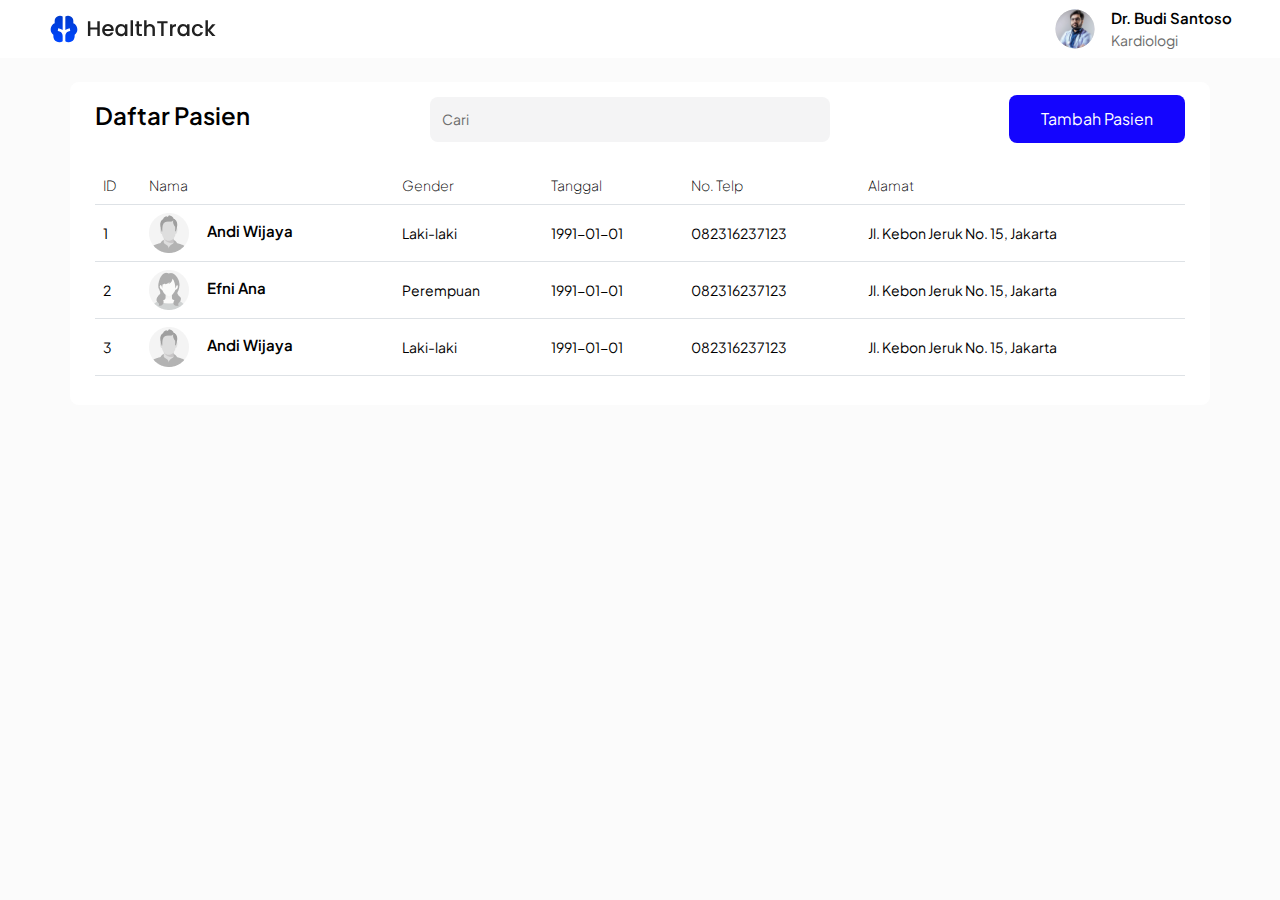
<file: client/index.html>
<!DOCTYPE html>
<html lang="en">
<head>
    <meta charset="UTF-8">
    <meta name="viewport" content="width=device-width, initial-scale=1.0">
    <link href="https://cdn.jsdelivr.net/npm/bootstrap@5.3.3/dist/css/bootstrap.min.css" rel="stylesheet" integrity="sha384-QWTKZyjpPEjISv5WaRU9OFeRpok6YctnYmDr5pNlyT2bRjXh0JMhjY6hW+ALEwIH" crossorigin="anonymous">
    <link href="https://cdn.jsdelivr.net/npm/bootstrap-icons@1.11.3/font/bootstrap-icons.min.css" rel="stylesheet" >
    <link rel="stylesheet" href="css/style.css">
    <link rel="icon" type="image/svg" href="assets/icon.svg">
    <title>HealthTrack</title>
</head>
<body>
    <div class="navbar">
        <img src="assets/logo.svg" alt="logo image">
        <div class="d-flex column gap-3 align-items-center hover-container">
            <img src="assets/profil_doctor.svg" width="40px" height="40px" alt="doctor">
            <div class="d-inline-flex flex-column gap-1">
                <span class="body-semibold">Dr. Budi Santoso</span>
                <span class="gray body">Kardiologi</span>
            </div>
            <div class="logout-menu">
                <span class="body">Logout</span>
            </div>
        </div>
    </div>

    <div class="container bg-white daftar-pasien mt-4">
        <div class="d-flex justify-content-between align-items-center w-100">
            <h1>Daftar Pasien</h1>
            <input type="text" class="search-input" placeholder="Cari">
            <a href="tambah-pasien.html" class="button-primary">Tambah Pasien</a>
        </div>
        <table class="table table-hover mt-4">
            <thead>
                <tr>
                    <th>ID</th>
                    <th>Nama</th>
                    <th>Gender</th>
                    <th>Tanggal</th>
                    <th>No. Telp</th>
                    <th>Alamat</th>
                </tr>
              </thead>
              <tbody>
                <tr>
                    <td scope="row">1</td>
                    <td>
                        <!-- Pake percabangan, if gender = laki-laki -> img = male.png. Else -> female.png -->
                        <img src="assets/male.png" class="me-3" alt="profil">
                        <a href="detail_pasien.php" class="body-semibold">Andi Wijaya</a>
                    </td>
                    <td>Laki-laki</td>
                    <td>1991-01-01</td>
                    <td>082316237123</td>
                    <td class="text-truncate">Jl. Kebon Jeruk No. 15, Jakarta</td>
                </tr>
                <tr>
                    <td scope="row">2</td>
                    <td>
                        <!-- Pake percabangan, if gender = laki-laki -> img = male.png. Else -> female.png -->
                        <img src="assets/female.png" class="me-3" alt="profil">
                        <a href="detail_pasien.php" class="body-semibold">Efni Ana</a>
                    </td>
                    <td>Perempuan</td>
                    <td>1991-01-01</td>
                    <td>082316237123</td>
                    <td class="text-truncate">Jl. Kebon Jeruk No. 15, Jakarta</td>
                </tr>
                <tr>
                    <td scope="row">3</td>
                    <td>
                        <!-- Pake percabangan, if gender = laki-laki -> img = male.png. Else -> female.png -->
                        <img src="assets/male.png" class="me-3" alt="profil">
                        <a href="detail_pasien.php" class="body-semibold">Andi Wijaya</a>
                    </td>
                    <td>Laki-laki</td>
                    <td>1991-01-01</td>
                    <td>082316237123</td>
                    <td class="text-truncate">Jl. Kebon Jeruk No. 15, Jakarta</td>
                </tr>
              </tbody>
        </table>
    </div>
    
    <script src="https://cdn.jsdelivr.net/npm/bootstrap@5.3.3/dist/js/bootstrap.bundle.min.js" integrity="sha384-YvpcrYf0tY3lHB60NNkmXc5s9fDVZLESaAA55NDzOxhy9GkcIdslK1eN7N6jIeHz" crossorigin="anonymous"></script>
</body>
</html>
</file>
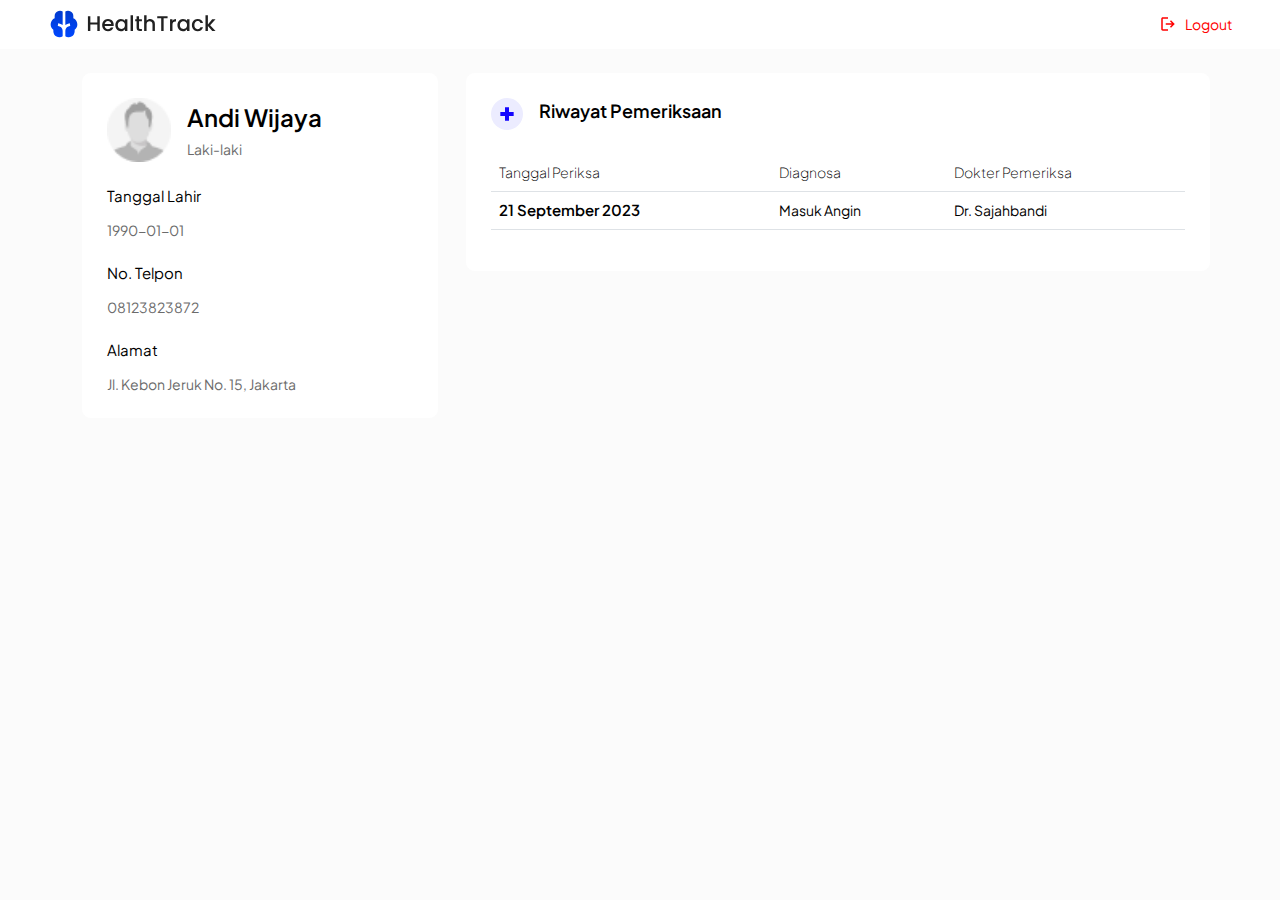
<file: client/dasbor-user.html>
<!DOCTYPE html>
<html lang="en">
<head>
    <meta charset="UTF-8">
    <meta name="viewport" content="width=device-width, initial-scale=1.0">
    <link href="https://cdn.jsdelivr.net/npm/bootstrap@5.3.3/dist/css/bootstrap.min.css" rel="stylesheet" integrity="sha384-QWTKZyjpPEjISv5WaRU9OFeRpok6YctnYmDr5pNlyT2bRjXh0JMhjY6hW+ALEwIH" crossorigin="anonymous">
    <link href="https://cdn.jsdelivr.net/npm/bootstrap-icons@1.11.3/font/bootstrap-icons.min.css" rel="stylesheet" >
    <link rel="stylesheet" href="css/style.css">
    <link rel="icon" type="image/svg" href="assets/icon.svg">
    <title>Dasbor - Health Track</title>
</head>
<body>
    <div class="navbar">
        <a href="dasbor-user.html"><img src="assets/logo.svg" alt="logo image"></a>
        <a href="" class="d-flex column gap-2 align-items-center hover-container text-decoration-none">
            <img src="assets/logout.svg" width="18px" alt="Logout">
            <span class="body" style="color: red;">Logout</span>
        </a>
    </div>

    <div class="container mt-4">
        <div class="row">
            <div class="col-md-4 col-sm-6 col-12 mb-4">
                <div class="container-form">
                    <div class="d-flex flex-row align-items-center gap-3">
                        <img src="assets/male.png" height="64px" alt="profil">
                        <div class="d-flex flex-column">
                            <h1>Andi Wijaya</h1>
                            <div class="d-flex flex-row gap-4">
                                <span class="body gray">Laki-laki</span>
                            </div>
                        </div>
                    </div>
                    <div class="mt-4 d-flex flex-column gap-4">
                        <div class="d-flex flex-column gap-3">
                            <span class="body-reguler">Tanggal Lahir</span>
                            <span class="body gray">1990-01-01</span>
                        </div>
                        <div class="d-flex flex-column gap-3">
                            <span class="body-reguler">No. Telpon</span>
                            <span class="body gray">08123823872</span>
                        </div>
                        <div class="d-flex flex-column gap-3">
                            <span class="body-reguler">Alamat</span>
                            <span class="body gray">Jl. Kebon Jeruk No. 15, Jakarta</span>
                        </div>
                    </div>
                </div>
            </div>
            <div class="col-md-8 col-sm-6 col-12 p-0">
                <div class="ms-3 container-form" style="display: flex; padding: 24px; flex-direction: column; align-items: flex-start; gap: 24px;">
                    <div style="display: flex; align-items: center; gap: 16px;">
                        <img src="assets/ic_medical.svg" width="32px" alt="riwayat">
                        <h2 class="detail-data-pasien-teks">
                            Riwayat Pemeriksaan
                        </h2>
                    </div>
                    <div class="w-100">
                        <table class="table table-hover">
                            <thead>
                                <tr>
                                    <th>Tanggal Periksa</th>
                                    <th>Diagnosa</th>
                                    <th>Dokter Pemeriksa</th>
                                </tr>
                            </thead>
                                <tr>
                                </tr>
                            <tbody>
                                <td><a href="detail-riwayat-user.html" class="body-semibold">21 September 2023</a></td>
                                <td>Masuk Angin</td>
                                <td>Dr. Sajahbandi</td>
                            </tbody>
                        </table>
                    </div>
                </div>
            </div>
        </div>
    </div>

</body>
</html>
</file>
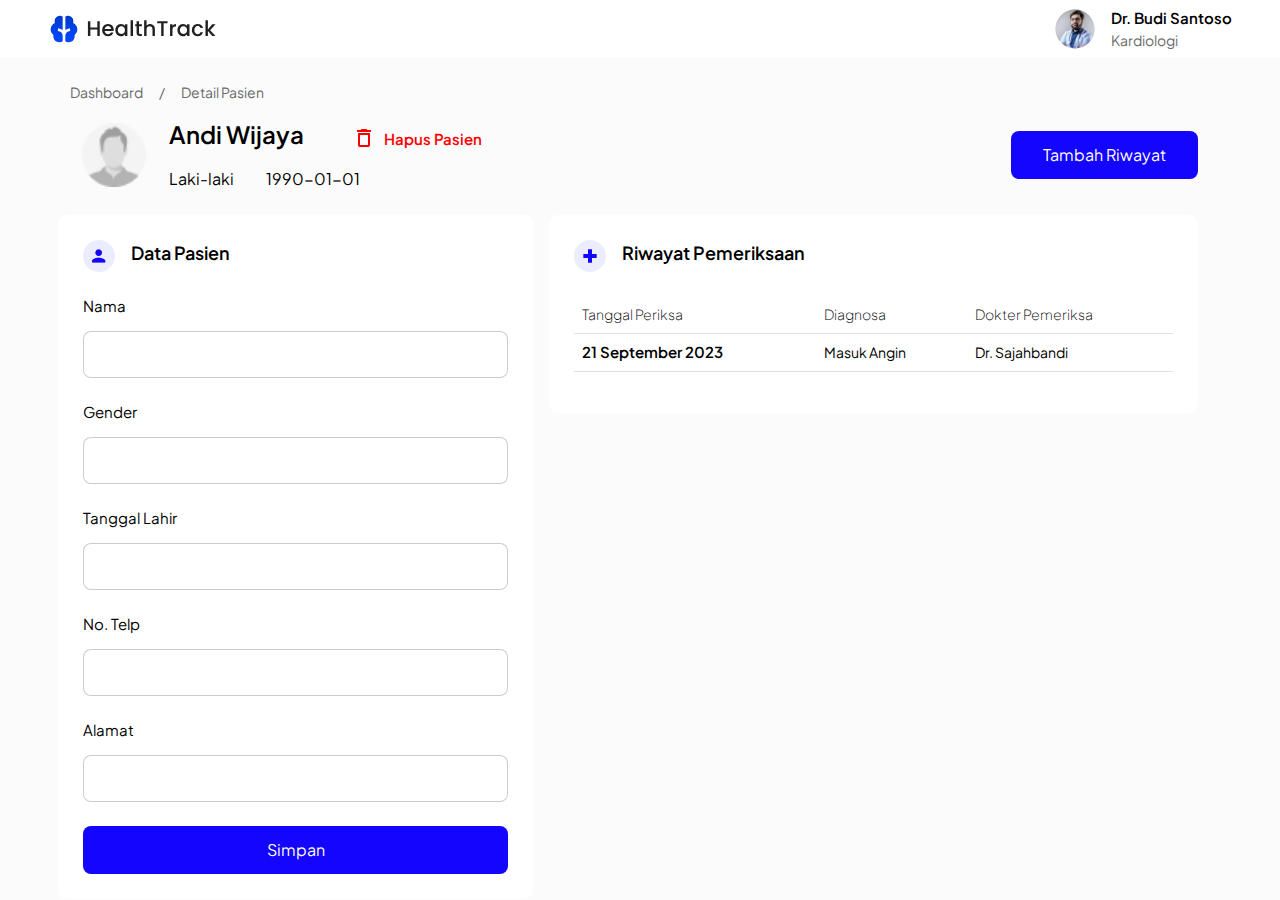
<file: client/detail-pasien.html>
<!DOCTYPE html>
<html lang="en">
<head>
    <meta charset="UTF-8">
    <meta name="viewport" content="width=device-width, initial-scale=1.0">
    <link href="https://cdn.jsdelivr.net/npm/bootstrap@5.3.3/dist/css/bootstrap.min.css" rel="stylesheet" integrity="sha384-QWTKZyjpPEjISv5WaRU9OFeRpok6YctnYmDr5pNlyT2bRjXh0JMhjY6hW+ALEwIH" crossorigin="anonymous">
    <link href="https://cdn.jsdelivr.net/npm/bootstrap-icons@1.11.3/font/bootstrap-icons.min.css" rel="stylesheet" >
    <link rel="stylesheet" href="css/style.css">
    <link rel="icon" type="image/svg" href="assets/icon.svg">
    <title>Detail Pasien - Health Track</title>
</head>
<body>
    <div class="navbar">
        <a href="index.php"><img src="assets/logo.svg" alt="logo image"></a>
        <div class="d-flex column gap-3 align-items-center hover-container">
            <img src="assets/profil_doctor.svg" width="40px" height="40px" alt="doctor">
            <div class="d-inline-flex flex-column gap-1">
                <span class="body-semibold">Dr. Budi Santoso</span>
                <span class="gray body">Kardiologi</span>
            </div>
            <div class="logout-menu">
                <span class="body">Logout</span>
            </div>
        </div>
    </div>

    <div class="container">
        <div class="d-flex row">
            <div class="navigasi mt-4 d-inline-flex gap-3 p-0">
                <a href="index.php">Dashboard</a>
                <a href="#">/</a>
                <a href="detail-pasien.html">Detail Pasien</a>
            </div>

            <div class="d-flex justify-content-between mt-3">
                <div>
                    <div style="display: flex; align-items: center; gap: 23px;">
                        <img src="assets/male.png" width="64px" height="64px">
                        <div style="display: flex; flex-direction: column; align-items: flex-start; gap: 10px;">
                            <div style="display: flex; align-items: center; gap: 48px;">
                                <h1>Andi Wijaya</h1>
                                <div style="display: flex; align-items: center; gap: 8px;">
                                    <svg xmlns="http://www.w3.org/2000/svg" width="24" height="24" viewBox="0 0 24 24" fill="none">
                                        <path d="M6 19C6 19.5304 6.21071 20.0391 6.58579 20.4142C6.96086 20.7893 7.46957 21 8 21H16C16.5304 21 17.0391 20.7893 17.4142 20.4142C17.7893 20.0391 18 19.5304 18 19V7H6V19ZM8 9H16V19H8V9ZM15.5 4L14.5 3H9.5L8.5 4H5V6H19V4H15.5Z" fill="#FF0000"/>
                                    </svg>
                                    <a href="" class="body-semibold" style="color: red; text-decoration: none;">
                                        Hapus Pasien
                                    </a>
                                </div>
                            </div>
                            <div style="display: flex; align-items: flex-start; gap: 32px;">
                                <span class="detail-data-pasien">
                                    Laki-laki
                                </span>
                                <span class="detail-data-pasien">
                                    1990-01-01
                                </span>
                            </div>
                        </div>
                    </div>
                </div>
                <div class="d-flex align-items-center">
                    <a href="tambah-riwayat.html" class="button-primary">Tambah Riwayat</a>
                </div>
            </div>

            <div class="row mt-4 p-0">
                <div class="col-sm-5 container-form" style="display: flex; padding: 24px; flex-direction: column; align-items: flex-start; gap: 24px;">
                    <div style="display: flex; align-items: center; gap: 16px;">
                        <img src="assets/ic_person.png" alt="">
                        <h2>Data Pasien</h2>
                    </div>
                    <div class="d-flex flex-column gap-3 w-100">
                        <span class="body-reguler">Nama</span>
                        <input type="text" class="data-input form-control" name="tanggal_lahir" id="tanggal_lahir">
                    </div>
                    <div class="d-flex flex-column gap-3 w-100">
                        <span class="body-reguler">Gender</span>
                        <select class="custom-dropdown form-control">
                            <option value="" disabled selected></option>
                            <option value="Laki-laki">Laki-laki</option>
                            <option value="Perempuan">Perempuan</option>
                        </select>
                    </div>
                    <div class="d-flex flex-column gap-3 w-100">
                        <span class="body-reguler">Tanggal Lahir</span>
                        <input type="text" class="data-input form-control" name="tanggal_lahir" id="tanggal_lahir">
                    </div>
                    <div class="d-flex flex-column gap-3 w-100">
                        <span class="body-reguler">No. Telp</span>
                        <input type="text" class="data-input form-control" name="tanggal_lahir" id="tanggal_lahir">
                    </div>
                    <div class="d-flex flex-column gap-3 w-100">
                        <span class="body-reguler">Alamat</span>
                        <input type="text" class="data-input form-control" name="tanggal_lahir" id="tanggal_lahir">
                    </div>
                    <div class="d-flex align-items-center w-100">
                        <input type="submit" class="button-primary w-100" value="Simpan">
                    </div>
                </div>
                <div class="col-sm-7 p-0">
                    <div class="ms-3 container-form" style="display: flex; padding: 24px; flex-direction: column; align-items: flex-start; gap: 24px;">
                        <div style="display: flex; align-items: center; gap: 16px;">
                            <img src="assets/ic_medical.svg" width="32px" alt="riwayat">
                            <h2 class="detail-data-pasien-teks">
                                Riwayat Pemeriksaan
                            </h2>
                        </div>
                        <div class="w-100">
                            <table class="table table-hover">
                                <thead>
                                    <tr>
                                        <th>Tanggal Periksa</th>
                                        <th>Diagnosa</th>
                                        <th>Dokter Pemeriksa</th>
                                    </tr>
                                </thead>
                                    <tr>
                                    </tr>
                                <tbody>
                                    <td><a href="detail-riwayat.html" class="body-semibold">21 September 2023</a></td>
                                    <td>Masuk Angin</td>
                                    <td>Dr. Sajahbandi</td>
                                </tbody>
                            </table>
                        </div>
                    </div>
                </div>
            </div>
        
    </div>



</body>
</html>
</file>
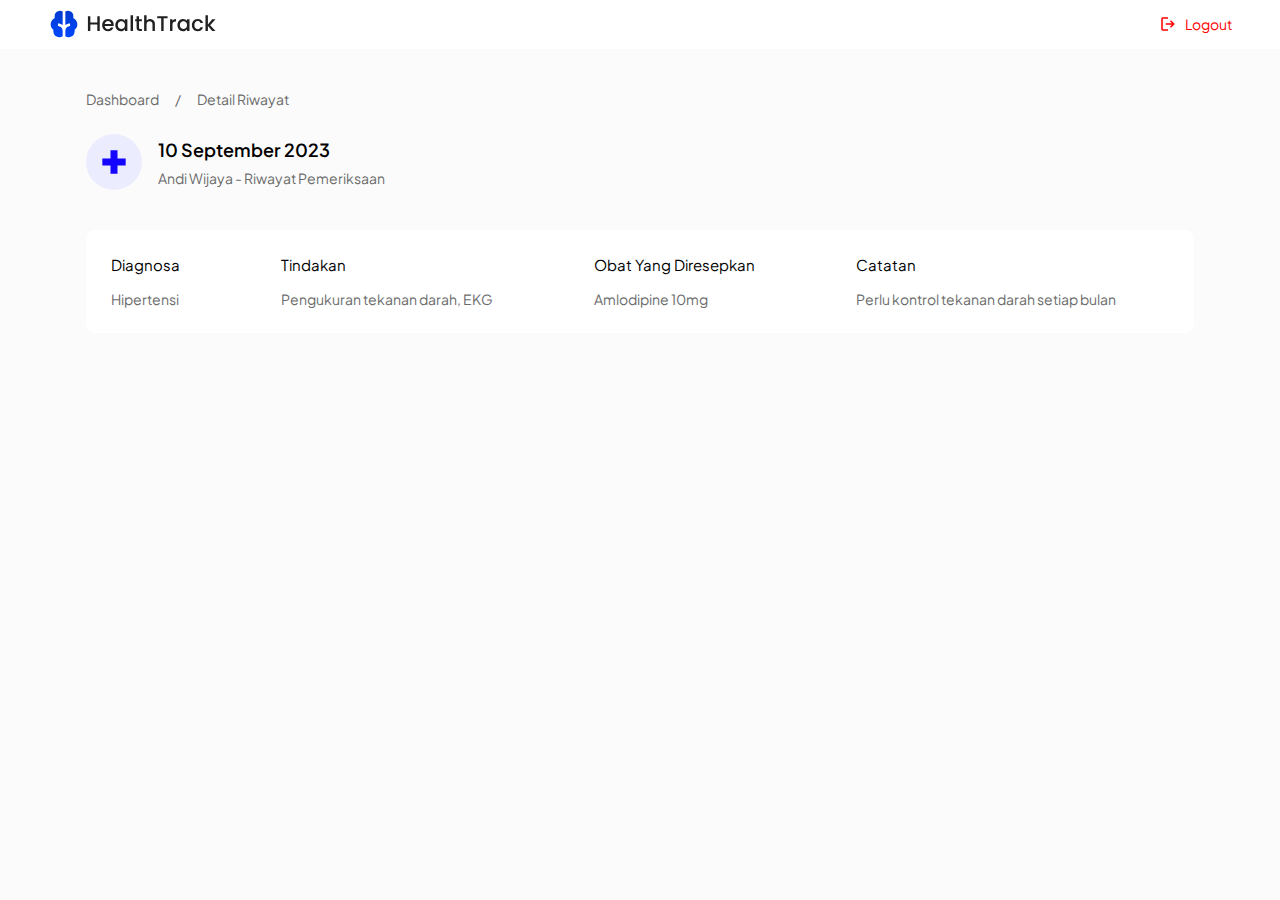
<file: client/detail-riwayat-user.html>
<!DOCTYPE html>
<html lang="en">
<head>
    <meta charset="UTF-8">
    <meta name="viewport" content="width=device-width, initial-scale=1.0">
    <link href="https://cdn.jsdelivr.net/npm/bootstrap@5.3.3/dist/css/bootstrap.min.css" rel="stylesheet" integrity="sha384-QWTKZyjpPEjISv5WaRU9OFeRpok6YctnYmDr5pNlyT2bRjXh0JMhjY6hW+ALEwIH" crossorigin="anonymous">
    <link href="https://cdn.jsdelivr.net/npm/bootstrap-icons@1.11.3/font/bootstrap-icons.min.css" rel="stylesheet" >
    <link rel="stylesheet" href="css/style.css">
    <link rel="icon" type="image/svg" href="assets/icon.svg">
    <title>Detail Riwayat - Health Track</title>
</head>
<body>
    <div class="navbar">
        <a href="dasbor-user.html"><img src="assets/logo.svg" alt="logo image"></a>
        <a href="" class="d-flex column gap-2 align-items-center hover-container text-decoration-none">
            <img src="assets/logout.svg" width="18px" alt="Logout">
            <span class="body" style="color: red;">Logout</span>
        </a>
    </div>

    <div class="container col-12">
        <div class="d-flex row gap-3 p-3">
            <div class="navigasi mt-4 d-inline-flex gap-3 p-0">
                <a href="dasbor-user.html">Dashboard</a>
                <a href="#">/</a>
                <a href="detail-riwayat-user.html">Detail Riwayat</a>
            </div>
            <div class="d-inline-flex gap-3 mt-2 mb-2 align-items-center p-0">
                <img src="assets/ic_medical.svg" height="56px" width="56px" alt="ic">
                <div class="d-inline-flex flex-column">
                    <div class="d-inline-flex flex-row align-itemns-center gap-5">
                        <h2>10 September 2023</h2>
                    </div>
                    <span class="body gray">Andi Wijaya  -  Riwayat Pemeriksaan</span>
                </div>

            </div>

            <div class="container-form mt-3 col-12 d-flex flex-wrap gap-5">
                <div class="d-flex flex-column gap-3 flex-fill">
                    <span class="body-reguler">Diagnosa</span>
                    <span class="body gray">Hipertensi</span>
                </div>
                <div class="d-flex flex-column gap-3 flex-fill">
                    <span class="body-reguler">Tindakan</span>
                    <span class="body gray">Pengukuran tekanan darah, EKG</span>
                </div>
                <div class="d-flex flex-column gap-3 flex-fill">
                    <span class="body-reguler">Obat Yang Diresepkan</span>
                    <span class="body gray">Amlodipine 10mg</span>
                </div>
                <div class="d-flex flex-column gap-3 flex-fill">
                    <span class="body-reguler">Catatan</span>
                    <span class="body gray">Perlu kontrol tekanan darah setiap bulan</span>
                </div>
            </div>
            
        </div>
        
    </div>  
</body>
</html>
</file>
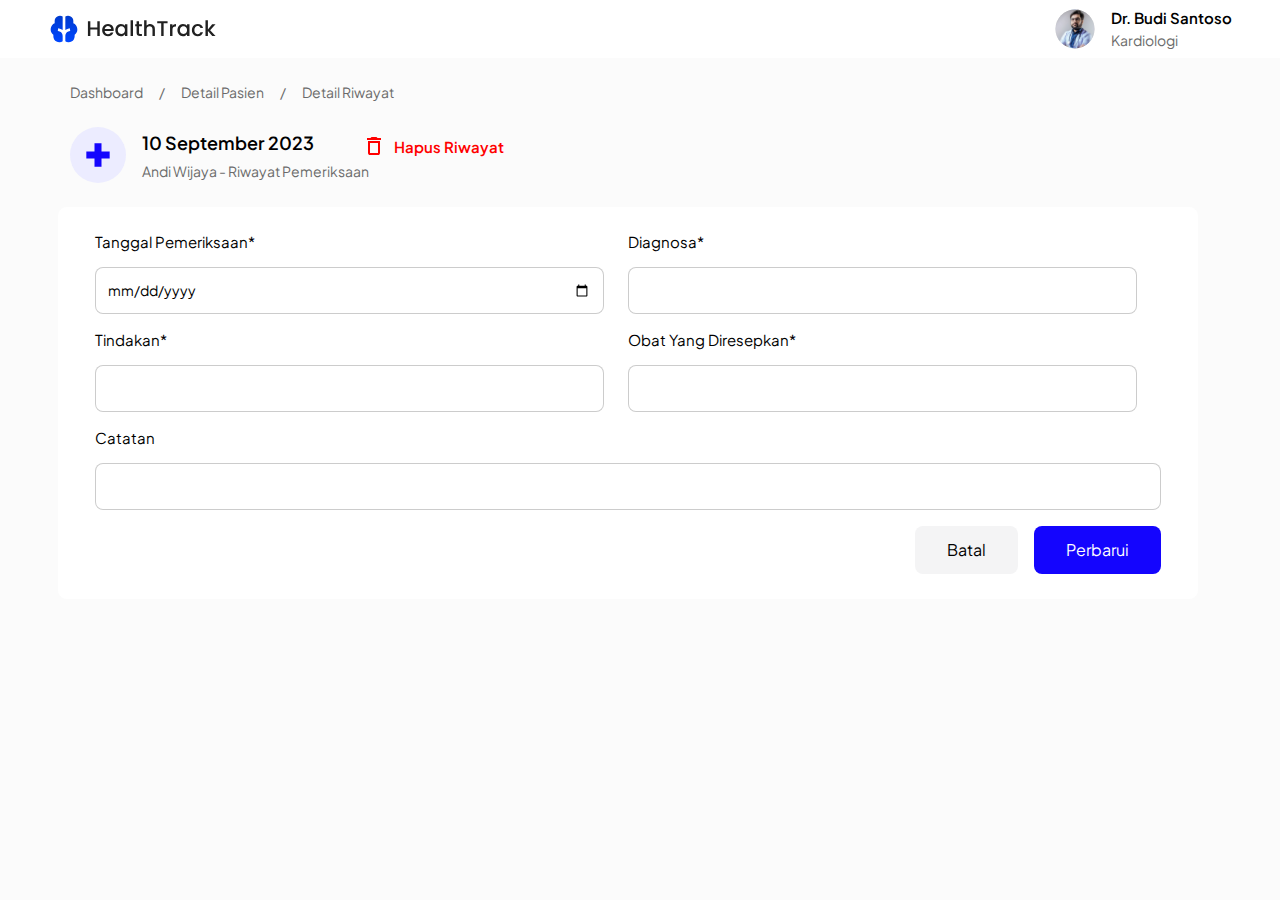
<file: client/detail-riwayat.html>
<!DOCTYPE html>
<html lang="en">
<head>
    <meta charset="UTF-8">
    <meta name="viewport" content="width=device-width, initial-scale=1.0">
    <link href="https://cdn.jsdelivr.net/npm/bootstrap@5.3.3/dist/css/bootstrap.min.css" rel="stylesheet" integrity="sha384-QWTKZyjpPEjISv5WaRU9OFeRpok6YctnYmDr5pNlyT2bRjXh0JMhjY6hW+ALEwIH" crossorigin="anonymous">
    <link href="https://cdn.jsdelivr.net/npm/bootstrap-icons@1.11.3/font/bootstrap-icons.min.css" rel="stylesheet" >
    <link rel="stylesheet" href="css/style.css">
    <link rel="icon" type="image/svg" href="assets/icon.svg">
    <title>Detail Riwayat - Health Track</title>
</head>
<body>
    <div class="navbar">
        <a href="index.php"><img src="assets/logo.svg" alt="logo image"></a>
        <div class="d-flex column gap-3 align-items-center hover-container">
            <img src="assets/profil_doctor.svg" width="40px" height="40px" alt="doctor">
            <div class="d-inline-flex flex-column gap-1">
                <span class="body-semibold">Dr. Budi Santoso</span>
                <span class="gray body">Kardiologi</span>
            </div>
            <div class="logout-menu">
                <span class="body">Logout</span>
            </div>
        </div>
    </div>

    <div class="container">
        <div class="d-flex row gap-3">
            <div class="navigasi mt-4 d-inline-flex gap-3 p-0">
                <a href="index.php">Dashboard</a>
                <a href="#">/</a>
                <a href="detail-pasien.html">Detail Pasien</a>
                <a href="#">/</a>
                <a href="detail-riwayat.html">Detail Riwayat</a>
            </div>
            <div class="d-inline-flex gap-3 mt-2 mb-2 align-items-center p-0">
                <img src="assets/ic_medical.svg" height="56px" width="56px" alt="ic">
                <div class="d-inline-flex flex-column">
                    <div class="d-inline-flex flex-row align-itemns-center gap-5">
                        <h2>10 September 2023</h2>
                        <div style="display: flex; align-items: center; gap: 8px;">
                            <svg xmlns="http://www.w3.org/2000/svg" width="24" height="24" viewBox="0 0 24 24" fill="none">
                                <path d="M6 19C6 19.5304 6.21071 20.0391 6.58579 20.4142C6.96086 20.7893 7.46957 21 8 21H16C16.5304 21 17.0391 20.7893 17.4142 20.4142C17.7893 20.0391 18 19.5304 18 19V7H6V19ZM8 9H16V19H8V9ZM15.5 4L14.5 3H9.5L8.5 4H5V6H19V4H15.5Z" fill="#FF0000"/>
                            </svg>
                            <a href="" class="body-semibold" style="color: red; text-decoration: none;">
                                Hapus Riwayat
                            </a>
                        </div>
                    </div>
                    <span class="body gray">Andi Wijaya  -  Riwayat Pemeriksaan</span>
                </div>

            </div>

            <!-- form -->
            <form class="container-form d-flex row gap-3" action="post">
                <div class="row">
                    <div class="col-lg-6">
                        <div class="d-flex flex-column gap-3">
                            <span class="body-reguler">Tanggal Pemeriksaan*</span>
                            <input type="date" class="data-input form-control" name="tanggal_pemeriksaan" id="tanggal_pemeriksaan">
                        </div>
                    </div>
                    <div class="col-lg-6">
                        <div class="d-flex flex-column gap-3">
                            <span class="body-reguler">Diagnosa*</span>
                            <select class="custom-dropdown form-control">
                                <option value="" disabled selected></option>
                                <option value="Anemia">Anemia</option>
                                <option value="Hipertensi">Hipertensi</option>
                                <option value="Diabetes">Diabetes</option>
                                <option value="Migrain">Migrain</option>
                                <option value="Gangguan Saluran Pernapasan">Gangguan Saluran Pernapasan</option>
                                <option value="Asma">Asma</option>
                                <option value="Pneumonia">Pneumonia</option>
                                <option value="Jantung Koroner">Jantung Koroner</option>
                                <option value="Stroke">Stroke</option>
                                <option value="Kanker">Kanker</option>
                                <option value="COVID-19">COVID-19</option>
                                <option value="Infeksi Saluran Kemih">Infeksi Saluran Kemih</option>
                                <option value="Gagal Ginjal">Gagal Ginjal</option>
                                <option value="Gastroenteritis">Gastroenteritis</option>
                                <option value="TBC">TBC</option>
                                <option value="HIV/AIDS">HIV/AIDS</option>
                            </select>
                        </div>
                    </div>
                </div>
                <div class="row">
                    <div class="col-lg-6">
                        <div class="d-flex flex-column gap-3">
                            <span class="body-reguler">Tindakan*</span>
                            <input type="text" class="data-input form-control" name="tindakan" id="tindakan">
                        </div>
                    </div>
                    <div class="col-lg-6 mt-3 mt-lg-0">
                        <div class="d-flex flex-column gap-3">
                            <span class="body-reguler">Obat Yang Diresepkan*</span>
                            <input type="text" class="data-input form-control" name="obat" id="obat">
                        </div>
                    </div>
                </div>
                <div class="col-lg-12">
                    <div class="d-flex flex-column gap-3">
                        <span class="body-reguler">Catatan</span>
                        <input type="text" class="data-input form-control" name="catatan" id="catatan">
                    </div>
                </div>
                <div class="d-inline-flex justify-content-end gap-3">
                    <a href="detail-pasien.html" class="button-secondary w-auto">Batal</a>
                    <input type="submit" class="button-primary w-auto" value="Perbarui">
                </div>
            </form>
        </div>
        
    </div>  
</body>
</html>
</file>
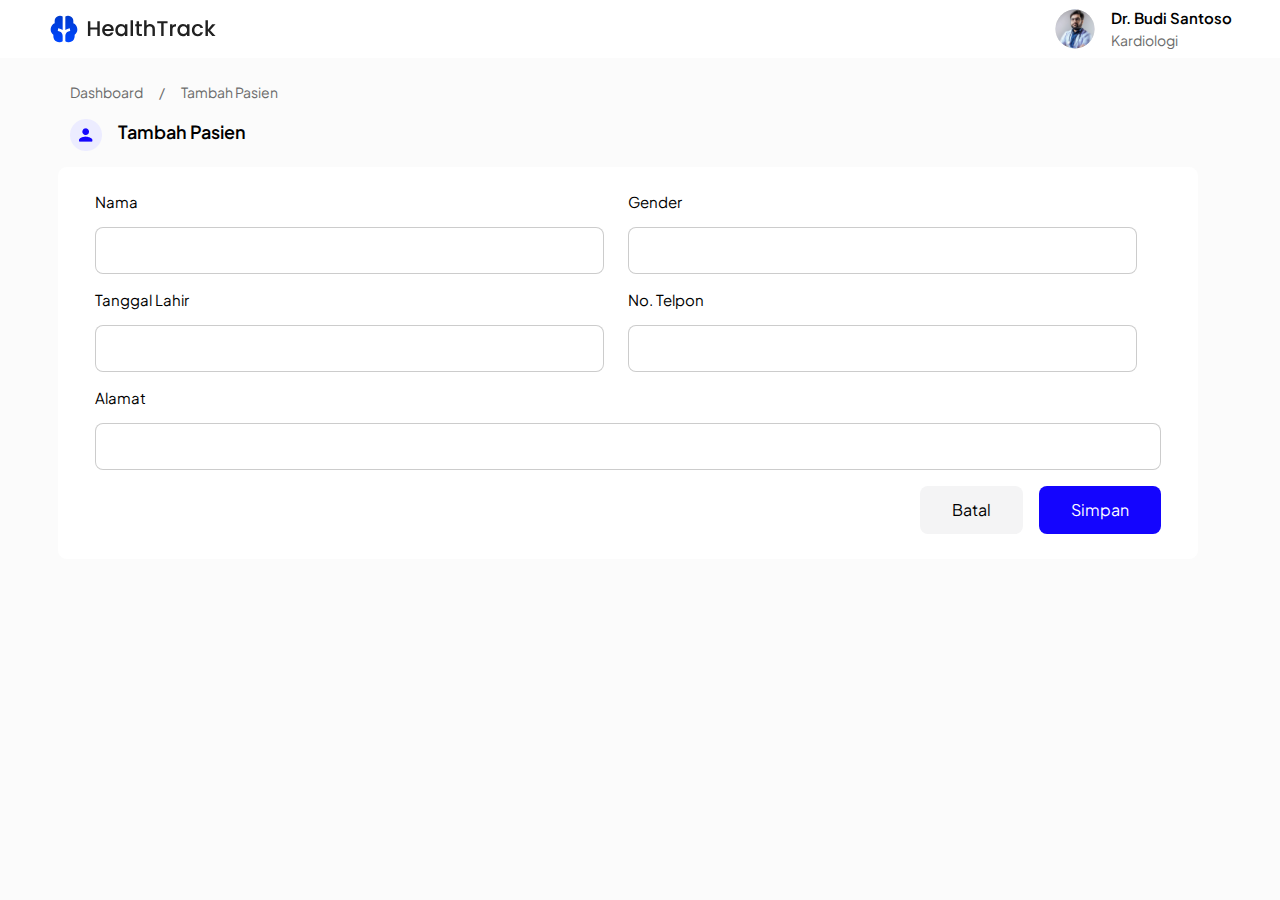
<file: client/tambah-pasien.html>
<!DOCTYPE html>
<html lang="en">
<head>
    <meta charset="UTF-8">
    <meta name="viewport" content="width=device-width, initial-scale=1.0">
    <link href="https://cdn.jsdelivr.net/npm/bootstrap@5.3.3/dist/css/bootstrap.min.css" rel="stylesheet" integrity="sha384-QWTKZyjpPEjISv5WaRU9OFeRpok6YctnYmDr5pNlyT2bRjXh0JMhjY6hW+ALEwIH" crossorigin="anonymous">
    <link href="https://cdn.jsdelivr.net/npm/bootstrap-icons@1.11.3/font/bootstrap-icons.min.css" rel="stylesheet" >
    <link rel="stylesheet" href="css/style.css">
    <link rel="icon" type="image/svg" href="assets/icon.svg">
    <title>Tambah Pasien - Health Track</title>
</head>
<body>
    <div class="navbar">
        <img src="assets/logo.svg" alt="logo image">
        <div class="d-flex column gap-3 align-items-center hover-container">
            <img src="assets/profil_doctor.svg" width="40px" height="40px" alt="doctor">
            <div class="d-inline-flex flex-column gap-1">
                <span class="body-semibold">Dr. Budi Santoso</span>
                <span class="gray body">Kardiologi</span>
            </div>
            <div class="logout-menu">
                <span class="body">Logout</span>
            </div>
        </div>
    </div>

    <div class="container">
        <div class="d-flex row gap-3">
            <div class="navigasi mt-4 d-inline-flex gap-3 p-0">
                <a href="index.php">Dashboard</a>
                <a href="#">/</a>
                <a href="tambah-pasien.html">Tambah Pasien</a>
            </div>
            <div class="d-inline-flex gap-3 align-items-center p-0">
                <img src="assets/ic_person.png" alt="ic">
                <h2>Tambah Pasien</h2>
            </div>

            <!-- form -->
            <div class="container-form d-flex row gap-3">
                <div class="row">
                    <div class="col-lg-6">
                        <div class="d-flex flex-column gap-3">
                            <span class="body-reguler">Nama</span>
                            <input type="text" class="data-input form-control" name="nama" id="nama">
                        </div>
                    </div>
                    <div class="col-lg-6">
                        <div class="d-flex flex-column gap-3">
                            <span class="body-reguler">Gender</span>
                            <select class="custom-dropdown form-control">
                                <option value="" disabled selected></option>
                                <option value="Laki-laki">Laki-laki</option>
                                <option value="Perempuan">Perempuan</option>
                            </select>
                        </div>
                    </div>
                </div>
                <div class="row">
                    <div class="col-lg-6">
                        <div class="d-flex flex-column gap-3">
                            <span class="body-reguler">Tanggal Lahir</span>
                            <input type="text" class="data-input form-control" name="tanggal_lahir" id="tanggal_lahir">
                        </div>
                    </div>
                    <div class="col-lg-6 mt-3 mt-lg-0">
                        <div class="d-flex flex-column gap-3">
                            <span class="body-reguler">No. Telpon</span>
                            <input type="text" class="data-input form-control" name="no_telepon" id="no_telepon">
                        </div>
                    </div>
                </div>
                <div class="col-lg-12">
                    <div class="d-flex flex-column gap-3">
                        <span class="body-reguler">Alamat</span>
                        <input type="text" class="data-input form-control" name="alamat" id="alamat">
                    </div>
                </div>
                <div class="d-inline-flex justify-content-end gap-3">
                    <a href="index.php" class="button-secondary w-auto">Batal</a>
                    <input type="submit" class="button-primary w-auto" value="Simpan">
                </div>
            </div>
        </div>
        
    </div>



</body>
</html>
</file>
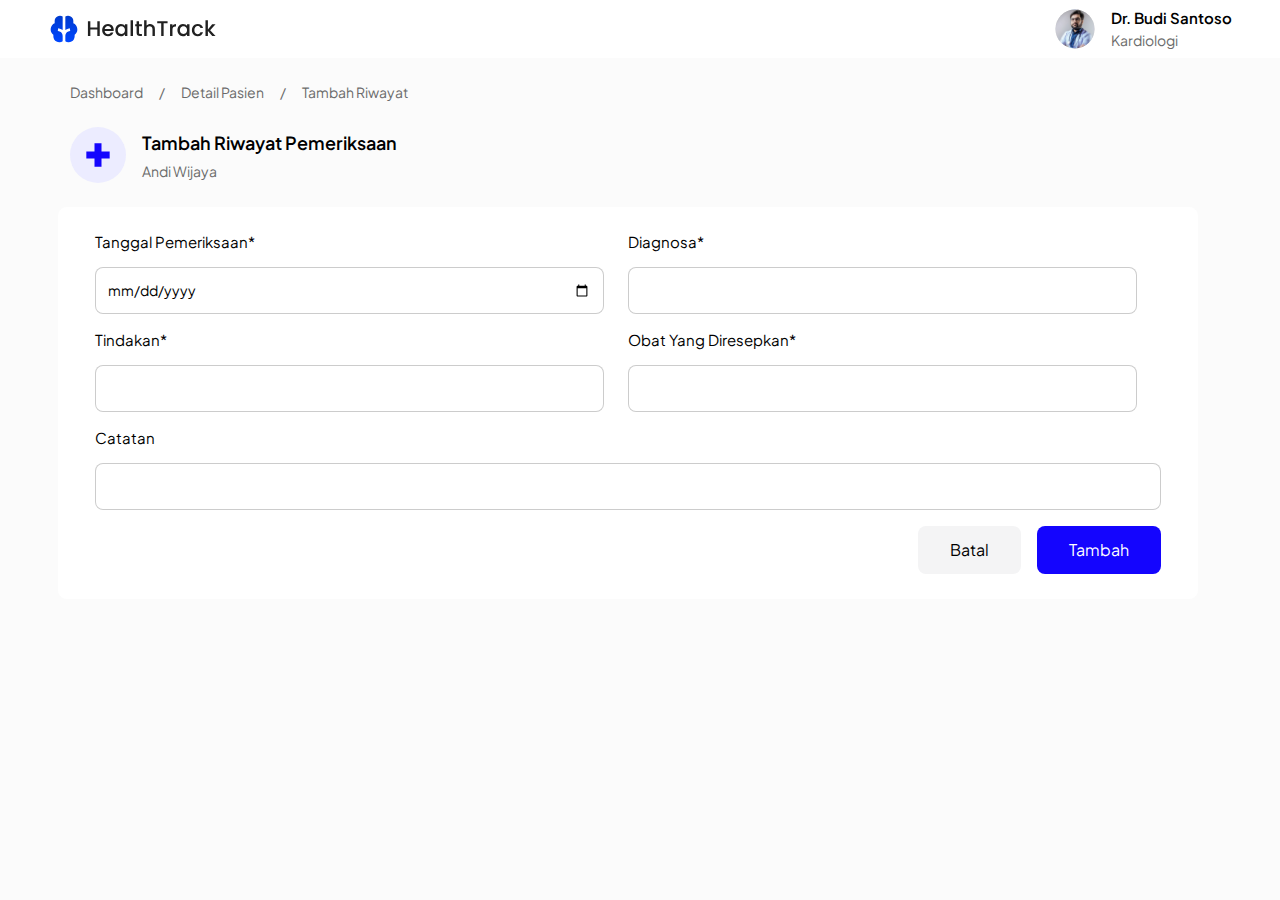
<file: client/tambah-riwayat.html>
<!DOCTYPE html>
<html lang="en">
<head>
    <meta charset="UTF-8">
    <meta name="viewport" content="width=device-width, initial-scale=1.0">
    <link href="https://cdn.jsdelivr.net/npm/bootstrap@5.3.3/dist/css/bootstrap.min.css" rel="stylesheet" integrity="sha384-QWTKZyjpPEjISv5WaRU9OFeRpok6YctnYmDr5pNlyT2bRjXh0JMhjY6hW+ALEwIH" crossorigin="anonymous">
    <link href="https://cdn.jsdelivr.net/npm/bootstrap-icons@1.11.3/font/bootstrap-icons.min.css" rel="stylesheet" >
    <link rel="stylesheet" href="css/style.css">
    <link rel="icon" type="image/svg" href="assets/icon.svg">
    <title>Detail Riwayat - Health Track</title>
</head>
<body>
    <div class="navbar">
        <a href="index.php"><img src="assets/logo.svg" alt="logo image"></a>
        <div class="d-flex column gap-3 align-items-center hover-container">
            <img src="assets/profil_doctor.svg" width="40px" height="40px" alt="doctor">
            <div class="d-inline-flex flex-column gap-1">
                <span class="body-semibold">Dr. Budi Santoso</span>
                <span class="gray body">Kardiologi</span>
            </div>
            <div class="logout-menu">
                <span class="body">Logout</span>
            </div>
        </div>
    </div>

    <div class="container">
        <div class="d-flex row gap-3">
            <div class="navigasi mt-4 d-inline-flex gap-3 p-0">
                <a href="index.php">Dashboard</a>
                <a href="#">/</a>
                <a href="detail-pasien.html">Detail Pasien</a>
                <a href="#">/</a>
                <a href="detail-riwayat.html">Tambah Riwayat</a>
            </div>
            <div class="d-inline-flex gap-3 mt-2 mb-2 align-items-center p-0">
                <img src="assets/ic_medical.svg" width="56px" alt="ic">
                <div class="d-inline-flex flex-column">
                    <h2>Tambah Riwayat Pemeriksaan</h2>
                    <span class="body gray">Andi Wijaya</span>
                </div>
            </div>

            <!-- form -->
            <form class="container-form d-flex row gap-3" action="post">
                <div class="row">
                    <div class="col-lg-6">
                        <div class="d-flex flex-column gap-3">
                            <span class="body-reguler">Tanggal Pemeriksaan*</span>
                            <input type="date" class="data-input form-control" name="tanggal_pemeriksaan" id="tanggal_pemeriksaan">
                        </div>
                    </div>
                    <div class="col-lg-6">
                        <div class="d-flex flex-column gap-3">
                            <span class="body-reguler">Diagnosa*</span>
                            <select class="custom-dropdown form-control">
                                <option value="" disabled selected></option>
                                <option value="Anemia">Anemia</option>
                                <option value="Hipertensi">Hipertensi</option>
                                <option value="Diabetes">Diabetes</option>
                                <option value="Migrain">Migrain</option>
                                <option value="Gangguan Saluran Pernapasan">Gangguan Saluran Pernapasan</option>
                                <option value="Asma">Asma</option>
                                <option value="Pneumonia">Pneumonia</option>
                                <option value="Jantung Koroner">Jantung Koroner</option>
                                <option value="Stroke">Stroke</option>
                                <option value="Kanker">Kanker</option>
                                <option value="COVID-19">COVID-19</option>
                                <option value="Infeksi Saluran Kemih">Infeksi Saluran Kemih</option>
                                <option value="Gagal Ginjal">Gagal Ginjal</option>
                                <option value="Gastroenteritis">Gastroenteritis</option>
                                <option value="TBC">TBC</option>
                                <option value="HIV/AIDS">HIV/AIDS</option>
                            </select>
                        </div>
                    </div>
                </div>
                <div class="row">
                    <div class="col-lg-6">
                        <div class="d-flex flex-column gap-3">
                            <span class="body-reguler">Tindakan*</span>
                            <input type="text" class="data-input form-control" name="tindakan" id="tindakan">
                        </div>
                    </div>
                    <div class="col-lg-6 mt-3 mt-lg-0">
                        <div class="d-flex flex-column gap-3">
                            <span class="body-reguler">Obat Yang Diresepkan*</span>
                            <input type="text" class="data-input form-control" name="obat" id="obat">
                        </div>
                    </div>
                </div>
                <div class="col-lg-12">
                    <div class="d-flex flex-column gap-3">
                        <span class="body-reguler">Catatan</span>
                        <input type="text" class="data-input form-control" name="catatan" id="catatan">
                    </div>
                </div>
                <div class="d-inline-flex justify-content-end gap-3">
                    <a href="detail-pasien.html" class="button-secondary w-auto">Batal</a>
                    <input type="submit" class="button-primary w-auto" value="Tambah">
                </div>
            </form>
        </div>
        
    </div>  
</body>
</html>
</file>
<file: client/css/style.css>
@import url('https://fonts.googleapis.com/css2?family=Plus+Jakarta+Sans:ital,wght@0,200..800;1,200..800&display=swap');

:root {
    --Primary: #1405FE;
    --Black: #000000;
    --Gray: #6B6B6B;
    --Light-Grey: #FFFFFF;
    --Light-Blue: #ECECFF;
    --Base : #FBFBFB
}

body{
    font-family: "Plus Jakarta Sans";
    background-color: var(--Base);
    color: var(--Black);
}

.navbar{
    display: flex;
    padding: 8px 48px;
    justify-content: space-between;
    align-items: center;
    border-bottom: 1px solid var(--Light-Grey, #F4F4F5);
    background: #FFF;
    width: 100%;
}

h1{
    font-size: 24px;
    font-style: normal;
    font-weight: 600;
    line-height: normal;

}

h2{
    font-size: 18px;
    font-style: normal;
    font-weight: 600;
    line-height: normal;
}

.body-semibold{
    font-size: 15px;
    font-style: normal;
    font-weight: 600;
    line-height: normal;
}

.body-reguler{
    font-size: 15px;
    font-style: normal;
    font-weight: 400;
    line-height: normal;    
}

.body{
    font-size: 14px;
    font-style: normal;
    font-weight: 400;
    line-height: normal;
    
}

.gray{
    color: var(--Gray);
}

.hover-container {
    position: relative;
}

.logout-menu {
    color: red;
    display: none;
    position: absolute;
    top: 100%;
    left: 0;
    background-color: white;
    border-radius: 8px;
    width: 100%;
    padding: 10px;
    box-shadow: 0 2px 39px rgba(0, 0, 0, 0.082);
}

.hover-container:hover .logout-menu {
    display: block;
}

.daftar-pasien{
    padding: 12px 24px;
    flex-direction: column;
    align-items: flex-start;
    gap: 24px;
    border-radius: 8px;
    border: 1px solid var(--Light-Grey, #F4F4F5);
    background: #FFF;
}

.data-input {
    padding: 12px;
    align-items: center;
    font-size: 14px;
    color: black;
    border-radius: 8px;
    border: none;
    border: 1px solid rgba(0, 0, 0, 0.20);
    width: 100%;
}

.search-input {
    padding: 12px;
    align-items: center;
    font-size: 14px;
    color: black;
    border-radius: 8px;
    border: none;
    background-color: #F4F4F5;
    width: 400px;
}

.search-input::placeholder {
    color: var(--Gray);
    font-size: 14px;
}

.custom-dropdown {
    padding: 12px;
    align-items: center;
    font-size: 14px;
    color: black;
    border-radius: 8px;
    border: 1px solid rgba(0, 0, 0, 0.20);
    width: 100%;
}

.button-primary{
    padding: 12px 32px;
    text-decoration: none;
    color: white;
    border: none;
    border-radius: 8px;
    background: var(--Primary, #1405FE);
}

.button-primary:hover{
    background:#1000ece7;
}

.button-secondary{
    padding: 12px 32px;
    text-decoration: none;
    color: black;
    border: none;
    border-radius: 8px;
    background-color: #F4F4F5;
}

.button-secondary:hover{
    background-color: #F3F3FF;
    color: var(--Primary);
}

thead th{
    font-size: 14px;
    font-weight: 200;
    color: var(--Gray);
    vertical-align: middle;
}

td {
    vertical-align: middle;
    font-size: 14px;
    font-weight: 400;
}

td a {
    text-decoration: none;
    color: black;
}

.navigasi a{
    font-size: 14px;
    font-weight: 400;
    color: var(--Gray);
    text-decoration: none;
}

.container-form{
    border-radius: 8px;
    border: 1px solid var(--Light-Grey, #F4F4F5);
    background: #FFF;
    padding: 24px;
}
</file>
